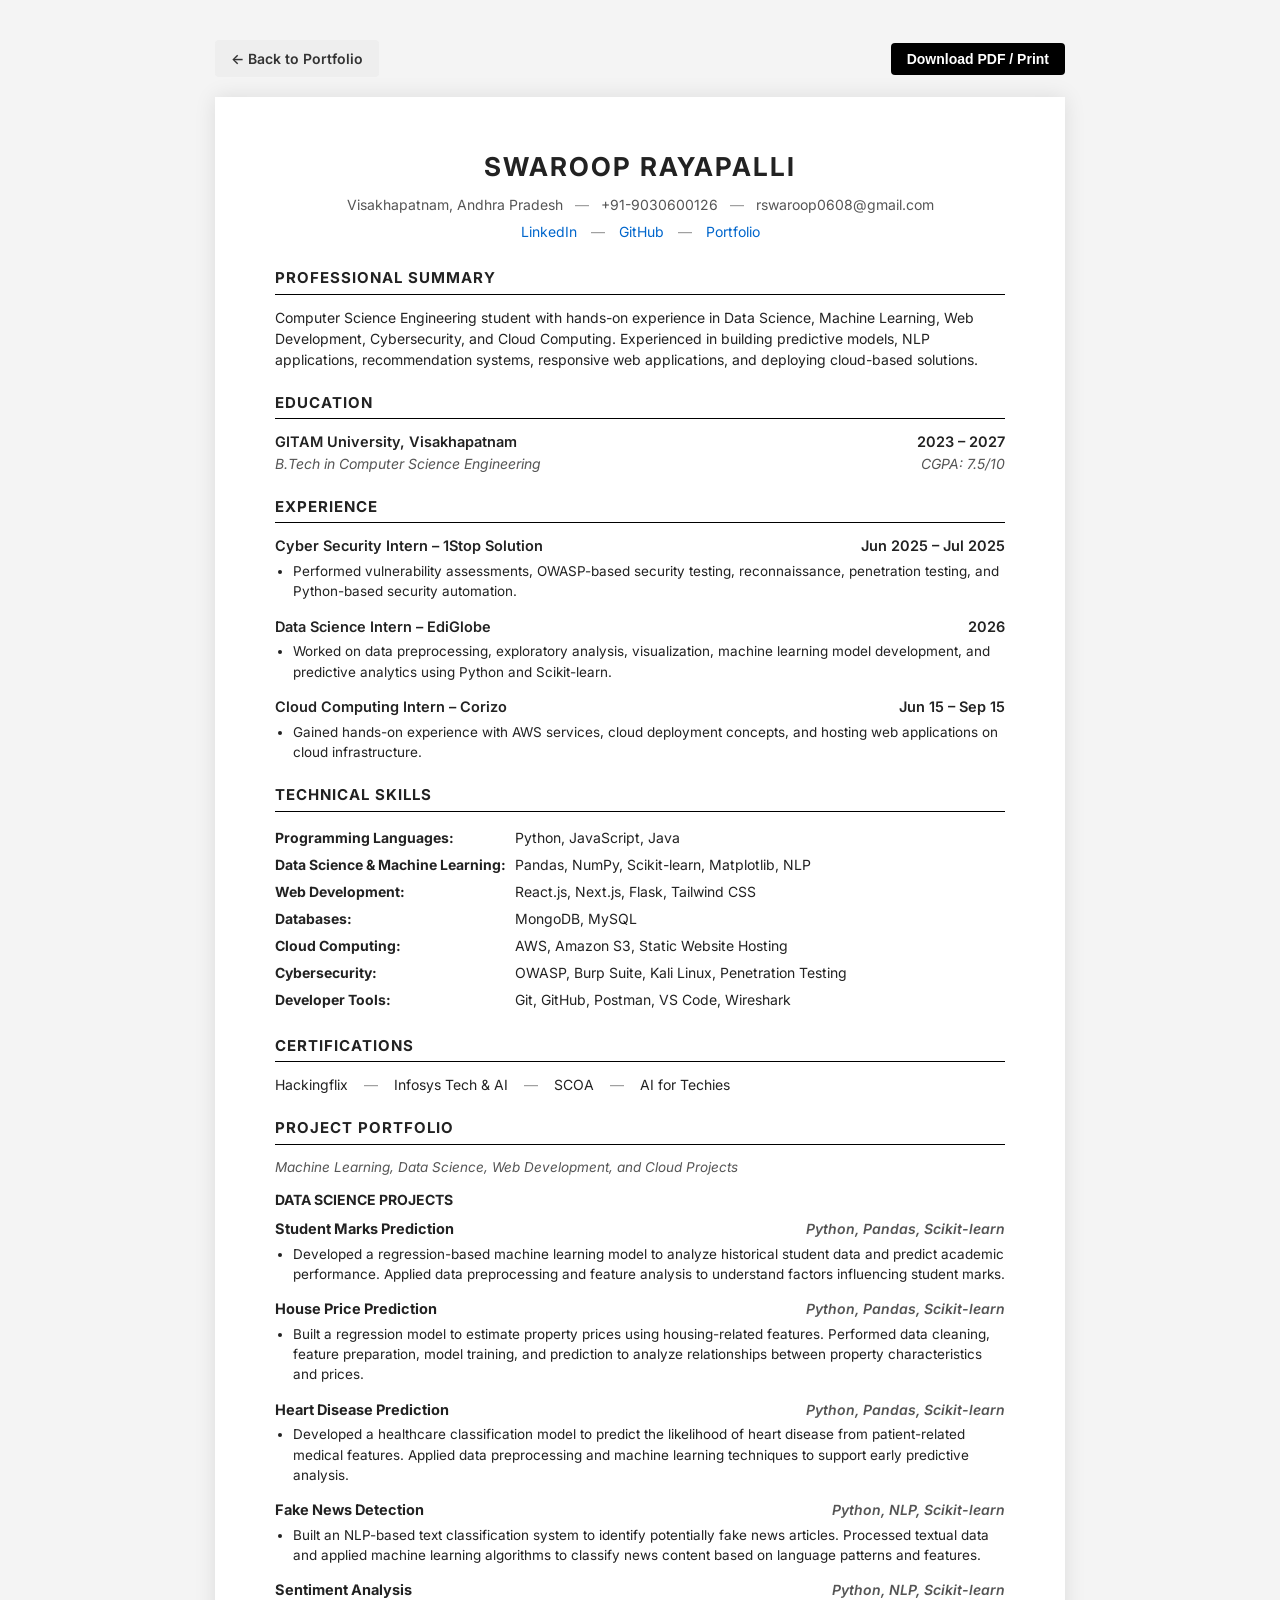
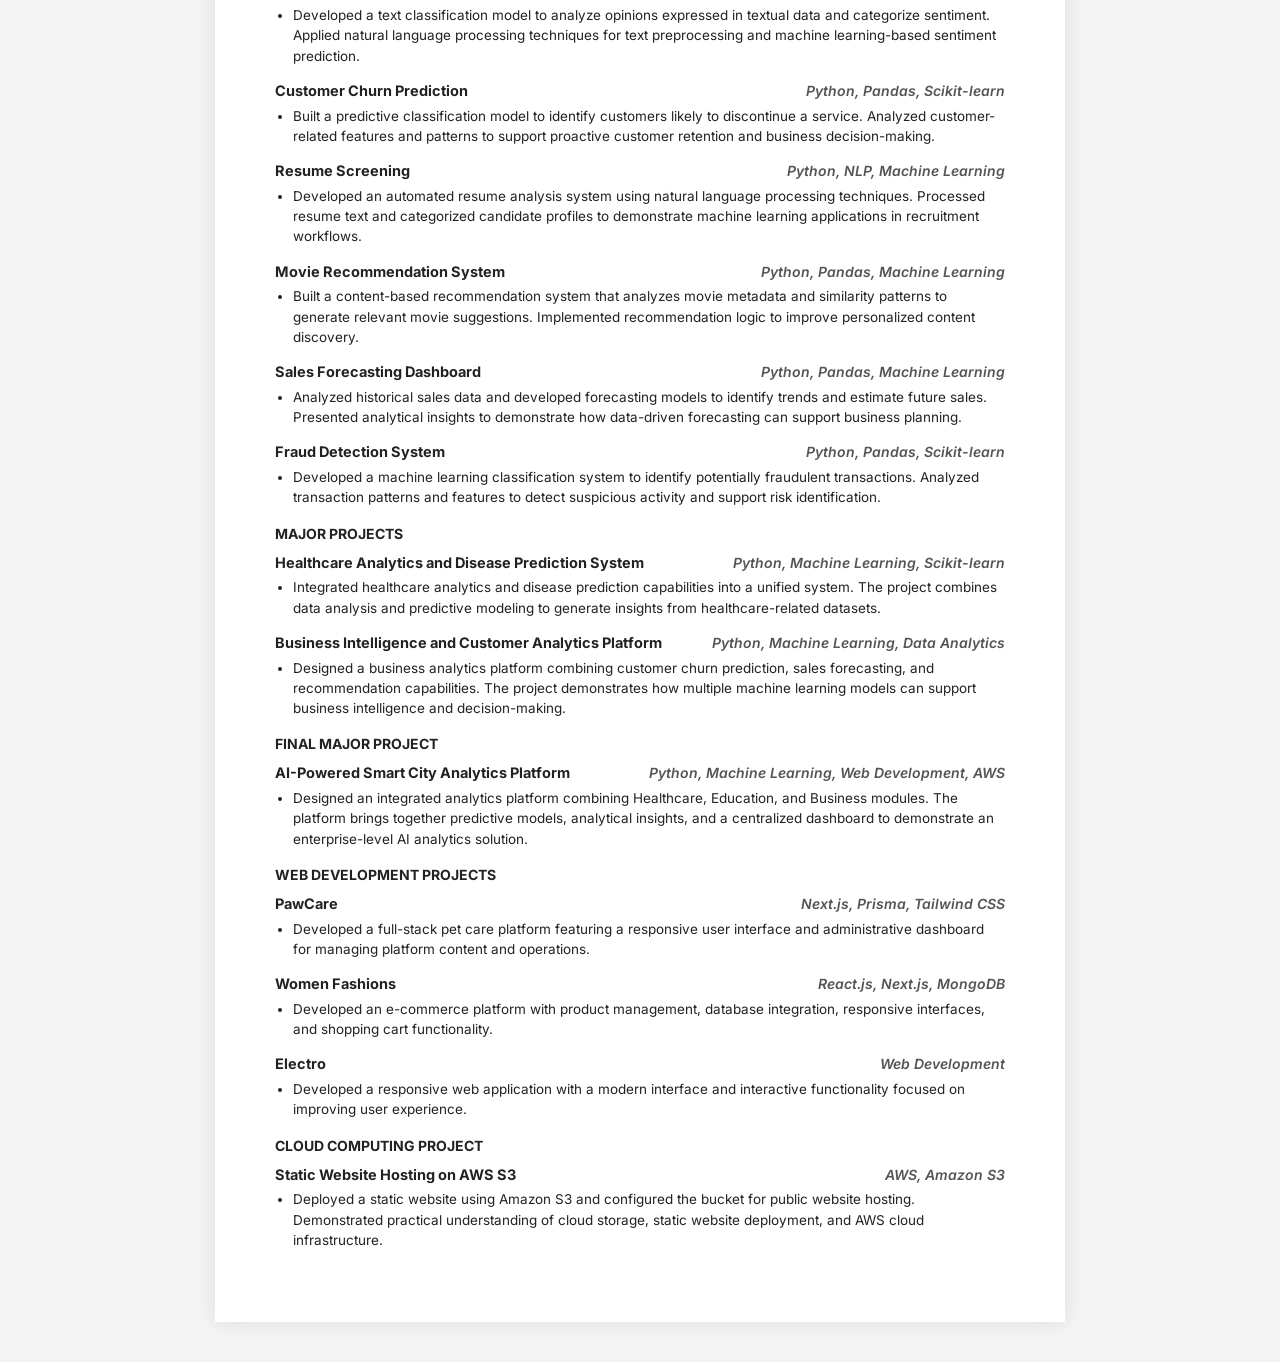
<file: resume.html>
<!DOCTYPE html>
<html lang="en">

<head>
    <meta charset="UTF-8">
    <meta name="viewport" content="width=device-width, initial-scale=1.0">
    <title>Resume | Swaroop Rayapalli</title>
    <link href="https://fonts.googleapis.com/css2?family=Inter:wght@400;500;600;700&display=swap" rel="stylesheet">
    <style>
        :root {
            --primary: #000;
            --text: #222;
            --light-text: #555;
            --border: #ccc;
            --link: #0066cc;
        }

        * {
            box-sizing: border-box;
        }

        body {
            font-family: 'Inter', sans-serif;
            line-height: 1.5;
            color: var(--text);
            margin: 0;
            padding: 40px 20px;
            background: #f4f4f4;
        }

        .container {
            max-width: 850px;
            margin: 0 auto;
            background: #fff;
            padding: 50px 60px;
            box-shadow: 0 0 20px rgba(0, 0, 0, 0.1);
        }

        header {
            text-align: center;
            margin-bottom: 25px;
        }

        h1 {
            margin: 0 0 8px 0;
            font-size: 26px;
            text-transform: uppercase;
            letter-spacing: 2px;
            font-weight: 700;
        }

        .contact-line {
            font-size: 14px;
            color: var(--light-text);
            margin-bottom: 6px;
        }

        .contact-line span {
            margin: 0 8px;
            color: #999;
        }

        .links-line {
            font-size: 14px;
        }

        .links-line a {
            color: var(--link);
            text-decoration: none;
        }

        .links-line a:hover {
            text-decoration: underline;
        }

        .links-line span {
            margin: 0 10px;
            color: #999;
        }

        section {
            margin-bottom: 22px;
        }

        h2 {
            font-size: 15px;
            text-transform: uppercase;
            border-bottom: 1px solid #000;
            padding-bottom: 4px;
            margin-bottom: 12px;
            letter-spacing: 1px;
            font-weight: 700;
        }

        .item {
            margin-bottom: 14px;
        }

        .item-header {
            display: flex;
            justify-content: space-between;
            font-weight: 600;
            font-size: 14.5px;
        }

        .item-sub {
            display: flex;
            justify-content: space-between;
            font-style: italic;
            font-size: 14px;
            color: var(--light-text);
            margin-bottom: 4px;
        }

        .project-title {
            font-weight: 700;
            font-size: 14.5px;
        }

        .project-tech {
            font-style: italic;
            font-size: 14px;
            color: var(--light-text);
        }

        ul {
            margin: 4px 0 0 18px;
            padding: 0;
            font-size: 13.5px;
        }

        li {
            margin-bottom: 3px;
        }

        .skills-table {
            width: 100%;
            font-size: 14px;
            border-collapse: collapse;
        }

        .skills-table td {
            padding: 3px 0;
            vertical-align: top;
        }

        .skills-table .cat {
            font-weight: 700;
            width: 240px;
        }

        .cert-line {
            font-size: 14px;
        }

        .cert-line span {
            margin: 0 12px;
            color: #999;
        }

        .actions {
            max-width: 850px;
            margin: 0 auto 20px;
            display: flex;
            justify-content: space-between;
            align-items: center;
        }

        .btn {
            padding: 8px 16px;
            border-radius: 4px;
            text-decoration: none;
            font-size: 14px;
            font-weight: 600;
            cursor: pointer;
            border: none;
        }

        .btn-print {
            background: #000;
            color: #fff;
        }

        .btn-back {
            background: #eee;
            color: #333;
        }

        @media print {
            body {
                background: #fff;
                padding: 0;
            }

            .container {
                box-shadow: none;
                padding: 0;
                width: 100%;
                max-width: 100%;
            }

            .actions {
                display: none;
            }
        }
    </style>
</head>

<body>

    <div class="actions">
        <a href="/" class="btn btn-back">← Back to Portfolio</a>
        <button onclick="window.print()" class="btn btn-print">Download PDF / Print</button>
    </div>

    <div class="container">
        <header>
            <h1>SWAROOP RAYAPALLI</h1>
            <div class="contact-line">
                Visakhapatnam, Andhra Pradesh <span>—</span> +91-9030600126 <span>—</span> rswaroop0608@gmail.com
            </div>
            <div class="links-line">
                <a href="https://www.linkedin.com/in/swaroop-rayapalli-aa8682293" target="_blank">LinkedIn</a>
                <span>—</span>
                <a href="https://github.com/Swaroop-Rayapalli" target="_blank">GitHub</a>
                <span>—</span>
                <a href="https://swaroop-rayapalli.vercel.app" target="_blank">Portfolio</a>
            </div>
        </header>

        <section>
            <h2>PROFESSIONAL SUMMARY</h2>
            <p style="font-size: 14px; margin: 0;">Computer Science Engineering student with hands-on experience in Data Science, Machine Learning, Web Development, Cybersecurity, and Cloud Computing. Experienced in building predictive models, NLP applications, recommendation systems, responsive web applications, and deploying cloud-based solutions.</p>
        </section>

        <section>
            <h2>EDUCATION</h2>
            <div class="item">
                <div class="item-header">
                    <span>GITAM University, Visakhapatnam</span>
                    <span>2023 – 2027</span>
                </div>
                <div class="item-sub">
                    <span>B.Tech in Computer Science Engineering</span>
                    <span>CGPA: 7.5/10</span>
                </div>
            </div>
        </section>

        <section>
            <h2>EXPERIENCE</h2>
            <div class="item">
                <div class="item-header">
                    <span>Cyber Security Intern – 1Stop Solution</span>
                    <span>Jun 2025 – Jul 2025</span>
                </div>
                <ul>
                    <li>Performed vulnerability assessments, OWASP-based security testing, reconnaissance, penetration testing, and Python-based security automation.</li>
                </ul>
            </div>
            <div class="item">
                <div class="item-header">
                    <span>Data Science Intern – EdiGlobe</span>
                    <span>2026</span>
                </div>
                <ul>
                    <li>Worked on data preprocessing, exploratory analysis, visualization, machine learning model development, and predictive analytics using Python and Scikit-learn.</li>
                </ul>
            </div>
            <div class="item">
                <div class="item-header">
                    <span>Cloud Computing Intern – Corizo</span>
                    <span>Jun 15 – Sep 15</span>
                </div>
                <ul>
                    <li>Gained hands-on experience with AWS services, cloud deployment concepts, and hosting web applications on cloud infrastructure.</li>
                </ul>
            </div>
        </section>

        <section>
            <h2>TECHNICAL SKILLS</h2>
            <table class="skills-table">
                <tr>
                    <td class="cat">Programming Languages:</td>
                    <td>Python, JavaScript, Java</td>
                </tr>
                <tr>
                    <td class="cat">Data Science & Machine Learning:</td>
                    <td>Pandas, NumPy, Scikit-learn, Matplotlib, NLP</td>
                </tr>
                <tr>
                    <td class="cat">Web Development:</td>
                    <td>React.js, Next.js, Flask, Tailwind CSS</td>
                </tr>
                <tr>
                    <td class="cat">Databases:</td>
                    <td>MongoDB, MySQL</td>
                </tr>
                <tr>
                    <td class="cat">Cloud Computing:</td>
                    <td>AWS, Amazon S3, Static Website Hosting</td>
                </tr>
                <tr>
                    <td class="cat">Cybersecurity:</td>
                    <td>OWASP, Burp Suite, Kali Linux, Penetration Testing</td>
                </tr>
                <tr>
                    <td class="cat">Developer Tools:</td>
                    <td>Git, GitHub, Postman, VS Code, Wireshark</td>
                </tr>
            </table>
        </section>

        <section>
            <h2>CERTIFICATIONS</h2>
            <div class="cert-line">
                Hackingflix <span>—</span> Infosys Tech & AI <span>—</span> SCOA <span>—</span> AI for Techies
            </div>
        </section>

        <section>
            <h2>PROJECT PORTFOLIO</h2>
            <p style="font-size: 13.5px; font-style: italic; color: var(--light-text); margin: 0 0 12px 0;">Machine Learning, Data Science, Web Development, and Cloud Projects</p>
            
            <h3 style="font-size: 14px; text-transform: uppercase; margin: 10px 0 8px 0; font-weight: 700;">DATA SCIENCE PROJECTS</h3>
            
            <div class="item">
                <div class="item-header">
                    <span class="project-title">Student Marks Prediction</span>
                    <span class="project-tech">Python, Pandas, Scikit-learn</span>
                </div>
                <ul>
                    <li>Developed a regression-based machine learning model to analyze historical student data and predict academic performance. Applied data preprocessing and feature analysis to understand factors influencing student marks.</li>
                </ul>
            </div>

            <div class="item">
                <div class="item-header">
                    <span class="project-title">House Price Prediction</span>
                    <span class="project-tech">Python, Pandas, Scikit-learn</span>
                </div>
                <ul>
                    <li>Built a regression model to estimate property prices using housing-related features. Performed data cleaning, feature preparation, model training, and prediction to analyze relationships between property characteristics and prices.</li>
                </ul>
            </div>

            <div class="item">
                <div class="item-header">
                    <span class="project-title">Heart Disease Prediction</span>
                    <span class="project-tech">Python, Pandas, Scikit-learn</span>
                </div>
                <ul>
                    <li>Developed a healthcare classification model to predict the likelihood of heart disease from patient-related medical features. Applied data preprocessing and machine learning techniques to support early predictive analysis.</li>
                </ul>
            </div>

            <div class="item">
                <div class="item-header">
                    <span class="project-title">Fake News Detection</span>
                    <span class="project-tech">Python, NLP, Scikit-learn</span>
                </div>
                <ul>
                    <li>Built an NLP-based text classification system to identify potentially fake news articles. Processed textual data and applied machine learning algorithms to classify news content based on language patterns and features.</li>
                </ul>
            </div>

            <div class="item">
                <div class="item-header">
                    <span class="project-title">Sentiment Analysis</span>
                    <span class="project-tech">Python, NLP, Scikit-learn</span>
                </div>
                <ul>
                    <li>Developed a text classification model to analyze opinions expressed in textual data and categorize sentiment. Applied natural language processing techniques for text preprocessing and machine learning-based sentiment prediction.</li>
                </ul>
            </div>

            <div class="item">
                <div class="item-header">
                    <span class="project-title">Customer Churn Prediction</span>
                    <span class="project-tech">Python, Pandas, Scikit-learn</span>
                </div>
                <ul>
                    <li>Built a predictive classification model to identify customers likely to discontinue a service. Analyzed customer-related features and patterns to support proactive customer retention and business decision-making.</li>
                </ul>
            </div>

            <div class="item">
                <div class="item-header">
                    <span class="project-title">Resume Screening</span>
                    <span class="project-tech">Python, NLP, Machine Learning</span>
                </div>
                <ul>
                    <li>Developed an automated resume analysis system using natural language processing techniques. Processed resume text and categorized candidate profiles to demonstrate machine learning applications in recruitment workflows.</li>
                </ul>
            </div>

            <div class="item">
                <div class="item-header">
                    <span class="project-title">Movie Recommendation System</span>
                    <span class="project-tech">Python, Pandas, Machine Learning</span>
                </div>
                <ul>
                    <li>Built a content-based recommendation system that analyzes movie metadata and similarity patterns to generate relevant movie suggestions. Implemented recommendation logic to improve personalized content discovery.</li>
                </ul>
            </div>

            <div class="item">
                <div class="item-header">
                    <span class="project-title">Sales Forecasting Dashboard</span>
                    <span class="project-tech">Python, Pandas, Machine Learning</span>
                </div>
                <ul>
                    <li>Analyzed historical sales data and developed forecasting models to identify trends and estimate future sales. Presented analytical insights to demonstrate how data-driven forecasting can support business planning.</li>
                </ul>
            </div>

            <div class="item">
                <div class="item-header">
                    <span class="project-title">Fraud Detection System</span>
                    <span class="project-tech">Python, Pandas, Scikit-learn</span>
                </div>
                <ul>
                    <li>Developed a machine learning classification system to identify potentially fraudulent transactions. Analyzed transaction patterns and features to detect suspicious activity and support risk identification.</li>
                </ul>
            </div>

            <h3 style="font-size: 14px; text-transform: uppercase; margin: 15px 0 8px 0; font-weight: 700;">MAJOR PROJECTS</h3>

            <div class="item">
                <div class="item-header">
                    <span class="project-title">Healthcare Analytics and Disease Prediction System</span>
                    <span class="project-tech">Python, Machine Learning, Scikit-learn</span>
                </div>
                <ul>
                    <li>Integrated healthcare analytics and disease prediction capabilities into a unified system. The project combines data analysis and predictive modeling to generate insights from healthcare-related datasets.</li>
                </ul>
            </div>

            <div class="item">
                <div class="item-header">
                    <span class="project-title">Business Intelligence and Customer Analytics Platform</span>
                    <span class="project-tech">Python, Machine Learning, Data Analytics</span>
                </div>
                <ul>
                    <li>Designed a business analytics platform combining customer churn prediction, sales forecasting, and recommendation capabilities. The project demonstrates how multiple machine learning models can support business intelligence and decision-making.</li>
                </ul>
            </div>

            <h3 style="font-size: 14px; text-transform: uppercase; margin: 15px 0 8px 0; font-weight: 700;">FINAL MAJOR PROJECT</h3>

            <div class="item">
                <div class="item-header">
                    <span class="project-title">AI-Powered Smart City Analytics Platform</span>
                    <span class="project-tech">Python, Machine Learning, Web Development, AWS</span>
                </div>
                <ul>
                    <li>Designed an integrated analytics platform combining Healthcare, Education, and Business modules. The platform brings together predictive models, analytical insights, and a centralized dashboard to demonstrate an enterprise-level AI analytics solution.</li>
                </ul>
            </div>

            <h3 style="font-size: 14px; text-transform: uppercase; margin: 15px 0 8px 0; font-weight: 700;">WEB DEVELOPMENT PROJECTS</h3>

            <div class="item">
                <div class="item-header">
                    <span class="project-title">PawCare</span>
                    <span class="project-tech">Next.js, Prisma, Tailwind CSS</span>
                </div>
                <ul>
                    <li>Developed a full-stack pet care platform featuring a responsive user interface and administrative dashboard for managing platform content and operations.</li>
                </ul>
            </div>

            <div class="item">
                <div class="item-header">
                    <span class="project-title">Women Fashions</span>
                    <span class="project-tech">React.js, Next.js, MongoDB</span>
                </div>
                <ul>
                    <li>Developed an e-commerce platform with product management, database integration, responsive interfaces, and shopping cart functionality.</li>
                </ul>
            </div>

            <div class="item">
                <div class="item-header">
                    <span class="project-title">Electro</span>
                    <span class="project-tech">Web Development</span>
                </div>
                <ul>
                    <li>Developed a responsive web application with a modern interface and interactive functionality focused on improving user experience.</li>
                </ul>
            </div>

            <h3 style="font-size: 14px; text-transform: uppercase; margin: 15px 0 8px 0; font-weight: 700;">CLOUD COMPUTING PROJECT</h3>

            <div class="item">
                <div class="item-header">
                    <span class="project-title">Static Website Hosting on AWS S3</span>
                    <span class="project-tech">AWS, Amazon S3</span>
                </div>
                <ul>
                    <li>Deployed a static website using Amazon S3 and configured the bucket for public website hosting. Demonstrated practical understanding of cloud storage, static website deployment, and AWS cloud infrastructure.</li>
                </ul>
            </div>
        </section>
    </div>

</body>

</html>
</file>
